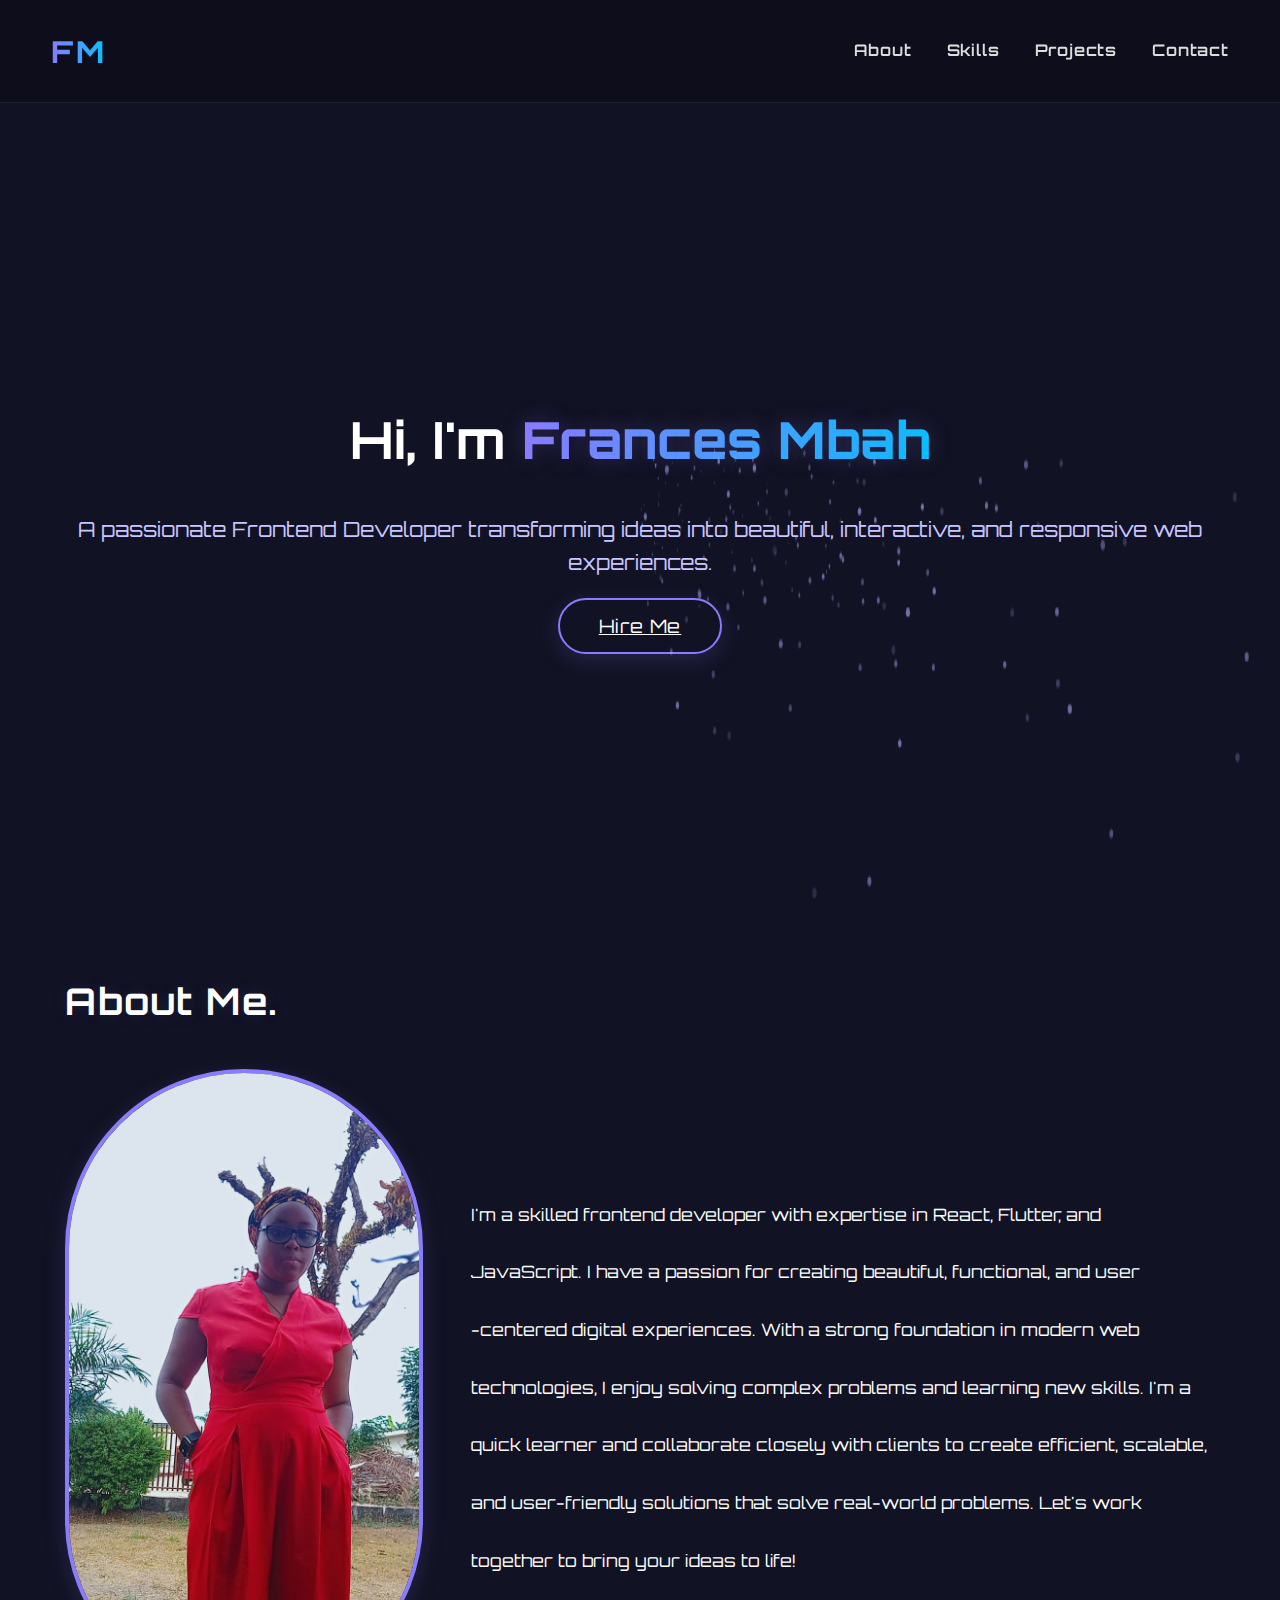
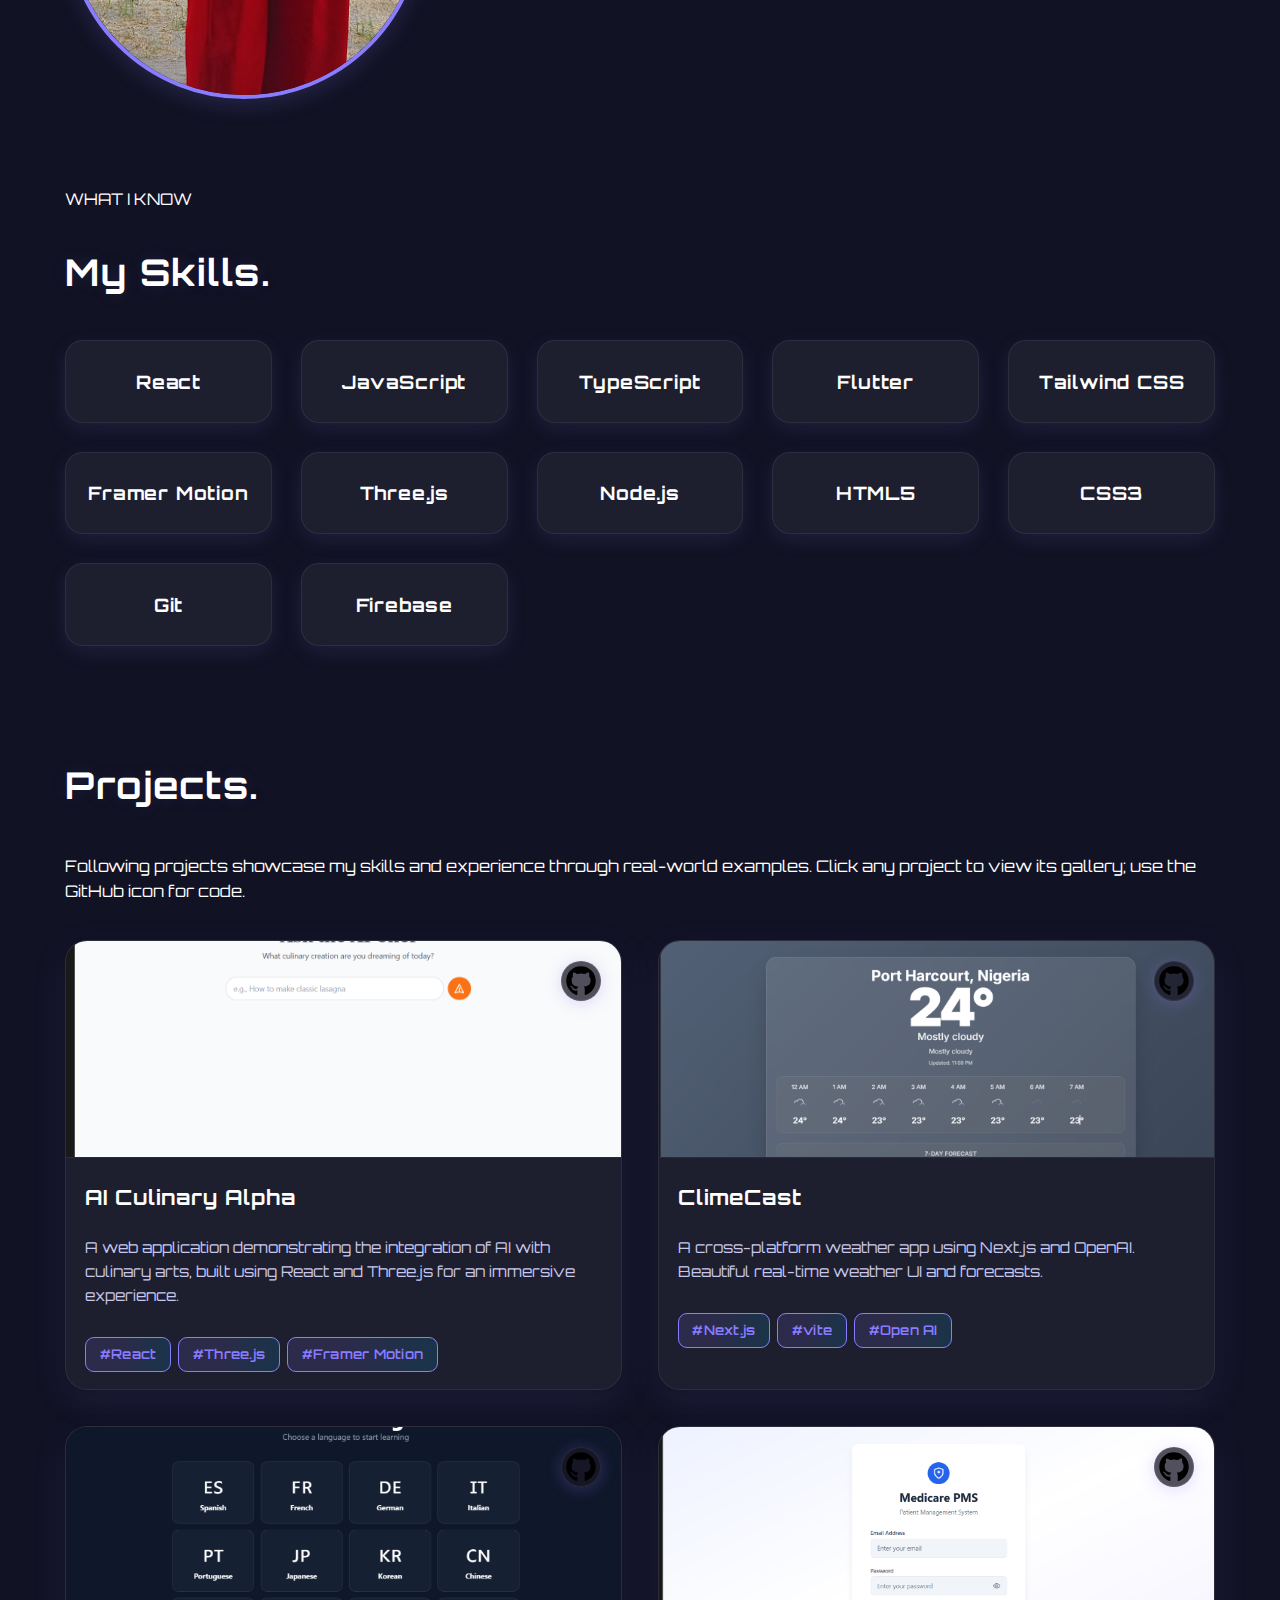
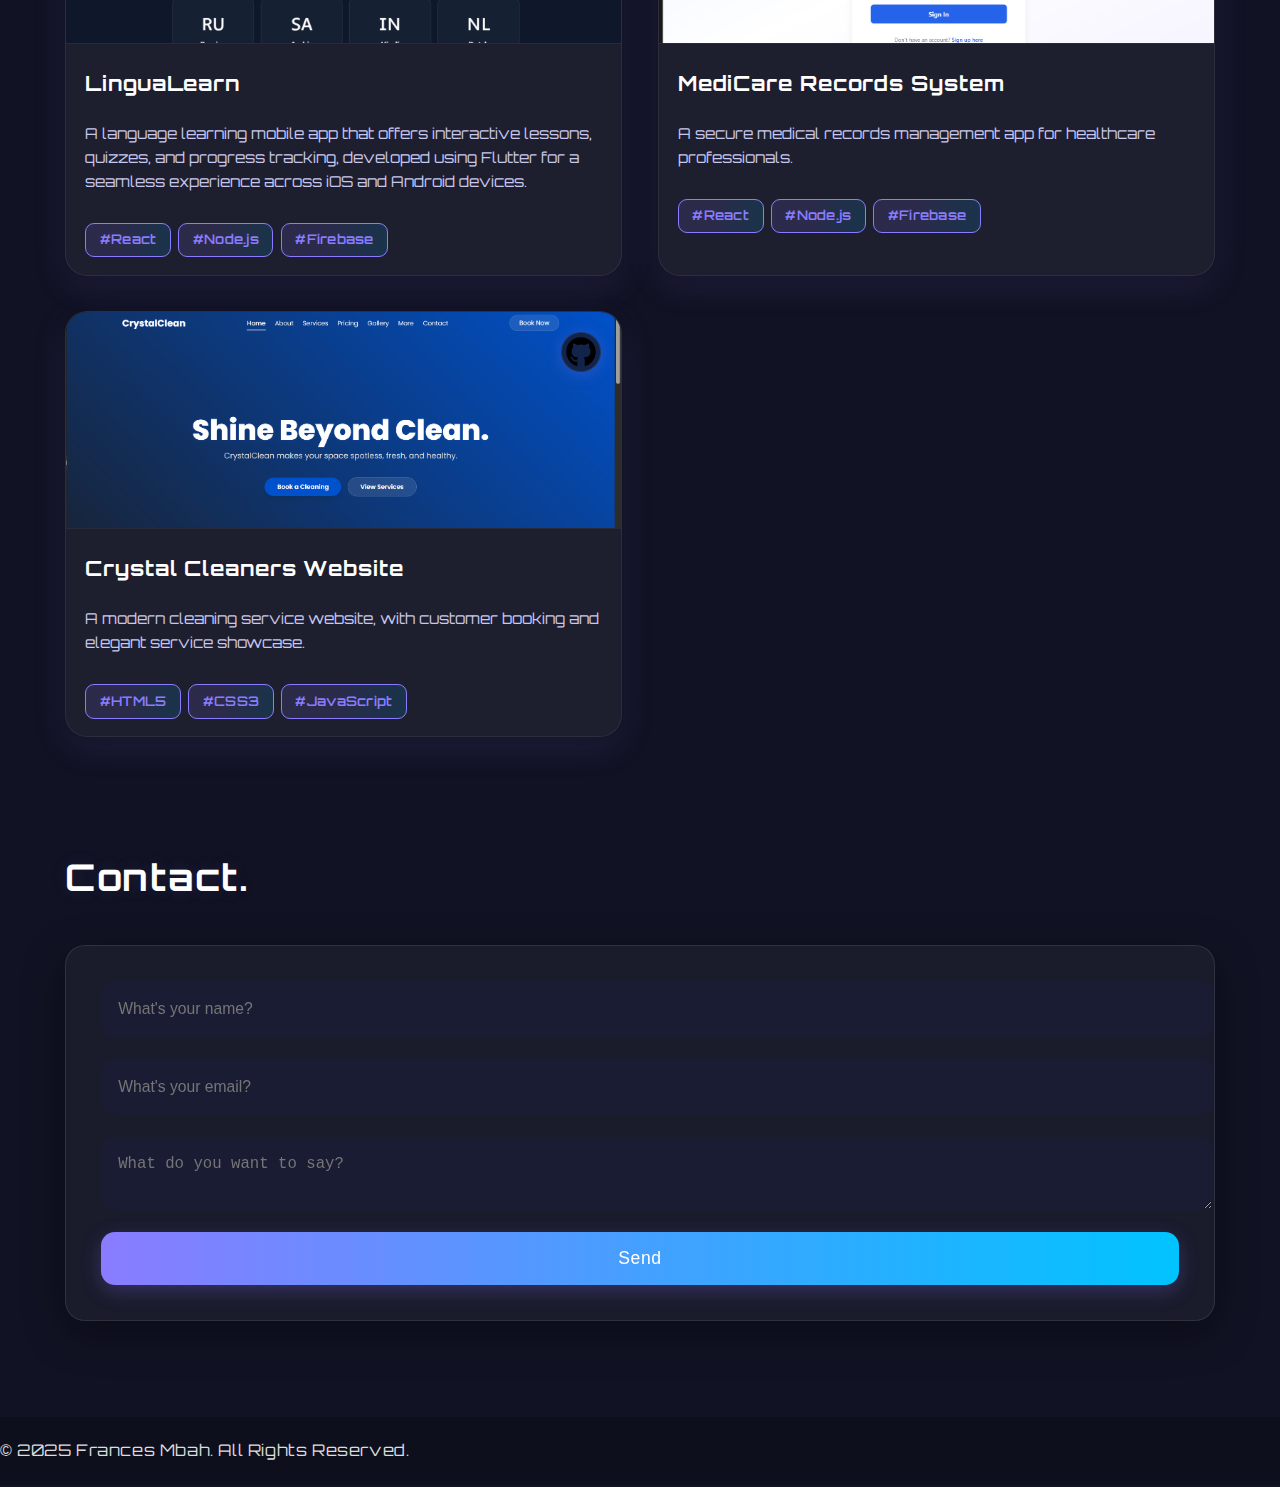
<file: index.html>
<!DOCTYPE html>
<html lang="en">
<head>
  <meta charset="UTF-8" />
  <meta name="viewport" content="width=device-width, initial-scale=1.0"/>
  <link rel="stylesheet" href="https://cdn.hugeicons.com/font/hgi-stroke-rounded.css" />
  <link
  rel="stylesheet"
  href="https://cdnjs.cloudflare.com/ajax/libs/font-awesome/6.5.0/css/all.min.css"
  integrity="sha512-bxKzjX4oBQCKtnOIk1lD1Yp9O+0T79GgxT0p3yP3yP6mVx3YjP0HRqfYkPXMGMbzqY7al5Kw6J3N+VGlK8Wn2A=="
  crossorigin="anonymous"
  referrerpolicy="no-referrer"
    />

  <title>Frances Mbah | Portfolio</title>
  <link rel="stylesheet" href="/css/style.css"/>
  <link rel="icon" type="image/jpg" href="./assets/images/about.jpg">
  <meta name="description" content="Frances Mbah's Portfolio - Frontend Developer specializing in React, Flutter, and JavaScript. Showcasing projects, skills, and contact information."/>
</head>
<body>
  <!-- Navbar -->
  <nav id="navbar">
    <div class="logo">FM</div>
    <ul>
      <li><a href="#about">About</a></li>
      <li><a href="#skills">Skills</a></li>
      <li><a href="#projects">Projects</a></li>
      <li><a href="#contact">Contact</a></li>
    </ul>
  </nav>

  <!-- Hero Section -->
  <section class="hero">
    <h1>Hi, I'm <span class="gradient-text">Frances Mbah</span></h1>
    <p class="subtitle">A passionate Frontend Developer transforming ideas into beautiful, interactive, and responsive web experiences.</p>
    <a href="#contact" class="hire-me-btn">Hire Me</a>
    <canvas id="bg-stars"></canvas>
  </section>

  <!-- About Section -->
  <section id="about" class="about">
    <h2 class="section-title">About Me.</h2>
    <div class="about-content">
      <div class="about-img">
        <img src="assets/images/about.jpg" alt="About Image"/>
      </div>
      <div class="about-bio">
        <p>
          I'm a skilled frontend developer with expertise in React, Flutter, and <br><br> JavaScript. I have a passion for creating beautiful, functional, and user <br><br>-centered digital experiences. With a strong foundation in modern web <br><br> technologies, I enjoy solving complex problems and learning new skills. I'm a <br><br>quick learner and collaborate closely with clients to create efficient, scalable, <br><br>and user-friendly solutions that solve real-world problems. Let's work <br><br>together to bring your ideas to life!
        </p>
      </div>
    </div>
  </section>

  <!-- Skills Section -->
  <section id="skills" class="skills">
    <div class="skills-header">
      <span class="skills-label">WHAT I KNOW</span>
      <h2 class="section-title">My Skills.</h2>
    </div>

    <div class="skills-grid">

        <div class="skill-card">React</div>
        <div class="skill-card">JavaScript</div>
        <div class="skill-card">TypeScript</div>
        <div class="skill-card">Flutter</div>
        <div class="skill-card">Tailwind CSS</div>
        <div class="skill-card">Framer Motion</div>
        <div class="skill-card">Three.js</div>
        <div class="skill-card">Node.js</div>
        <div class="skill-card">HTML5</div>
        <div class="skill-card">CSS3</div>
        <div class="skill-card">Git</div>
        <div class="skill-card">Firebase</div>

    </div>

  </section>

  <!-- Projects Section -->
  <section id="projects" class="projects">
    <h2 class="section-title">Projects.</h2>
    <p class="projects-desc">
      Following projects showcase my skills and experience through real-world examples. Click any project to view its gallery; use the GitHub icon for code.
    </p>
    <div class="projects-grid">
      <div class="project-card">
        <a href="./Gallery/AiCulinaryGallery.html" class="project-link" title="AI Culinary Alpha Gallery">
          <img src="./assets/images/ai1.png" alt="AI Culinary Alpha Screenshot" />
          <div class="project-info">
            <h3>AI Culinary Alpha</h3>
            <p>A web application demonstrating the integration of AI with culinary arts, built using React and Three.js for an immersive experience.</p>
            <div class="project-tags">
              <span>#React</span>
              <span>#Three.js</span>
              <span>#Framer Motion</span>
            </div>
          </div>
        </a>
        <a href="https://github.com/fraNCESKAY2006/AI-Receipe-Generator" class="github-icon" target="_blank" title="View on GitHub" rel="noopener">
          <svg xmlns="http://www.w3.org/2000/svg" viewBox="0 0 640 640"><!--!Font Awesome Free v7.1.0 by @fontawesome - https://fontawesome.com License - https://fontawesome.com/license/free Copyright 2025 Fonticons, Inc.--><path d="M237.9 461.4C237.9 463.4 235.6 465 232.7 465C229.4 465.3 227.1 463.7 227.1 461.4C227.1 459.4 229.4 457.8 232.3 457.8C235.3 457.5 237.9 459.1 237.9 461.4zM206.8 456.9C206.1 458.9 208.1 461.2 211.1 461.8C213.7 462.8 216.7 461.8 217.3 459.8C217.9 457.8 216 455.5 213 454.6C210.4 453.9 207.5 454.9 206.8 456.9zM251 455.2C248.1 455.9 246.1 457.8 246.4 460.1C246.7 462.1 249.3 463.4 252.3 462.7C255.2 462 257.2 460.1 256.9 458.1C256.6 456.2 253.9 454.9 251 455.2zM316.8 72C178.1 72 72 177.3 72 316C72 426.9 141.8 521.8 241.5 555.2C254.3 557.5 258.8 549.6 258.8 543.1C258.8 536.9 258.5 502.7 258.5 481.7C258.5 481.7 188.5 496.7 173.8 451.9C173.8 451.9 162.4 422.8 146 415.3C146 415.3 123.1 399.6 147.6 399.9C147.6 399.9 172.5 401.9 186.2 425.7C208.1 464.3 244.8 453.2 259.1 446.6C261.4 430.6 267.9 419.5 275.1 412.9C219.2 406.7 162.8 398.6 162.8 302.4C162.8 274.9 170.4 261.1 186.4 243.5C183.8 237 175.3 210.2 189 175.6C209.9 169.1 258 202.6 258 202.6C278 197 299.5 194.1 320.8 194.1C342.1 194.1 363.6 197 383.6 202.6C383.6 202.6 431.7 169 452.6 175.6C466.3 210.3 457.8 237 455.2 243.5C471.2 261.2 481 275 481 302.4C481 398.9 422.1 406.6 366.2 412.9C375.4 420.8 383.2 435.8 383.2 459.3C383.2 493 382.9 534.7 382.9 542.9C382.9 549.4 387.5 557.3 400.2 555C500.2 521.8 568 426.9 568 316C568 177.3 455.5 72 316.8 72zM169.2 416.9C167.9 417.9 168.2 420.2 169.9 422.1C171.5 423.7 173.8 424.4 175.1 423.1C176.4 422.1 176.1 419.8 174.4 417.9C172.8 416.3 170.5 415.6 169.2 416.9zM158.4 408.8C157.7 410.1 158.7 411.7 160.7 412.7C162.3 413.7 164.3 413.4 165 412C165.7 410.7 164.7 409.1 162.7 408.1C160.7 407.5 159.1 407.8 158.4 408.8zM190.8 444.4C189.2 445.7 189.8 448.7 192.1 450.6C194.4 452.9 197.3 453.2 198.6 451.6C199.9 450.3 199.3 447.3 197.3 445.4C195.1 443.1 192.1 442.8 190.8 444.4zM179.4 429.7C177.8 430.7 177.8 433.3 179.4 435.6C181 437.9 183.7 438.9 185 437.9C186.6 436.6 186.6 434 185 431.7C183.6 429.4 181 428.4 179.4 429.7z"/></svg>
        </a>
      </div>
      <div class="project-card">
        <a href="./Gallery/ClimeCastGallery.html" class="project-link" title="ClimeCast Gallery">
          <img src="./assets/images/climecast1.png" alt="ClimeCast Screenshot" />
          <div class="project-info">
            <h3>ClimeCast</h3>
            <p>A cross-platform weather app using Next.js and OpenAI. Beautiful real-time weather UI and forecasts.</p>
            <div class="project-tags">
              <span>#Next.js</span>
              <span>#vite</span>
              <span>#Open AI</span>
            </div>
          </div>
        </a>
        <a href="https://github.com/fraNCESKAY2006/WeatherForecastWeb.git" class="github-icon" target="_blank" title="View on GitHub" rel="noopener">
          <svg xmlns="http://www.w3.org/2000/svg" viewBox="0 0 640 640"><!--!Font Awesome Free v7.1.0 by @fontawesome - https://fontawesome.com License - https://fontawesome.com/license/free Copyright 2025 Fonticons, Inc.--><path d="M237.9 461.4C237.9 463.4 235.6 465 232.7 465C229.4 465.3 227.1 463.7 227.1 461.4C227.1 459.4 229.4 457.8 232.3 457.8C235.3 457.5 237.9 459.1 237.9 461.4zM206.8 456.9C206.1 458.9 208.1 461.2 211.1 461.8C213.7 462.8 216.7 461.8 217.3 459.8C217.9 457.8 216 455.5 213 454.6C210.4 453.9 207.5 454.9 206.8 456.9zM251 455.2C248.1 455.9 246.1 457.8 246.4 460.1C246.7 462.1 249.3 463.4 252.3 462.7C255.2 462 257.2 460.1 256.9 458.1C256.6 456.2 253.9 454.9 251 455.2zM316.8 72C178.1 72 72 177.3 72 316C72 426.9 141.8 521.8 241.5 555.2C254.3 557.5 258.8 549.6 258.8 543.1C258.8 536.9 258.5 502.7 258.5 481.7C258.5 481.7 188.5 496.7 173.8 451.9C173.8 451.9 162.4 422.8 146 415.3C146 415.3 123.1 399.6 147.6 399.9C147.6 399.9 172.5 401.9 186.2 425.7C208.1 464.3 244.8 453.2 259.1 446.6C261.4 430.6 267.9 419.5 275.1 412.9C219.2 406.7 162.8 398.6 162.8 302.4C162.8 274.9 170.4 261.1 186.4 243.5C183.8 237 175.3 210.2 189 175.6C209.9 169.1 258 202.6 258 202.6C278 197 299.5 194.1 320.8 194.1C342.1 194.1 363.6 197 383.6 202.6C383.6 202.6 431.7 169 452.6 175.6C466.3 210.3 457.8 237 455.2 243.5C471.2 261.2 481 275 481 302.4C481 398.9 422.1 406.6 366.2 412.9C375.4 420.8 383.2 435.8 383.2 459.3C383.2 493 382.9 534.7 382.9 542.9C382.9 549.4 387.5 557.3 400.2 555C500.2 521.8 568 426.9 568 316C568 177.3 455.5 72 316.8 72zM169.2 416.9C167.9 417.9 168.2 420.2 169.9 422.1C171.5 423.7 173.8 424.4 175.1 423.1C176.4 422.1 176.1 419.8 174.4 417.9C172.8 416.3 170.5 415.6 169.2 416.9zM158.4 408.8C157.7 410.1 158.7 411.7 160.7 412.7C162.3 413.7 164.3 413.4 165 412C165.7 410.7 164.7 409.1 162.7 408.1C160.7 407.5 159.1 407.8 158.4 408.8zM190.8 444.4C189.2 445.7 189.8 448.7 192.1 450.6C194.4 452.9 197.3 453.2 198.6 451.6C199.9 450.3 199.3 447.3 197.3 445.4C195.1 443.1 192.1 442.8 190.8 444.4zM179.4 429.7C177.8 430.7 177.8 433.3 179.4 435.6C181 437.9 183.7 438.9 185 437.9C186.6 436.6 186.6 434 185 431.7C183.6 429.4 181 428.4 179.4 429.7z"/></svg>
        </a>
      </div>

      <div class="project-card">
        <a href="./Gallery/linguaGallery.html" class="project-link" title="MediCore Records System Gallery">
          <img src="./assets/images/lingua1.png" alt="MediCore Records System Screenshot" />
          <div class="project-info">
            <h3>LinguaLearn</h3>
            <p>A language learning mobile app that offers interactive lessons, quizzes, and progress tracking, developed using Flutter for a seamless experience across iOS and Android devices.</p>
            <div class="project-tags">
              <span>#React</span>
              <span>#Node.js</span>
              <span>#Firebase</span>
            </div>
          </div>
        </a>
        <a href="https://github.com/fraNCESKAY2006/Lingua.git" class="github-icon" target="_blank" title="View on GitHub" rel="noopener">
          <svg xmlns="http://www.w3.org/2000/svg" viewBox="0 0 640 640"><!--!Font Awesome Free v7.1.0 by @fontawesome - https://fontawesome.com License - https://fontawesome.com/license/free Copyright 2025 Fonticons, Inc.--><path d="M237.9 461.4C237.9 463.4 235.6 465 232.7 465C229.4 465.3 227.1 463.7 227.1 461.4C227.1 459.4 229.4 457.8 232.3 457.8C235.3 457.5 237.9 459.1 237.9 461.4zM206.8 456.9C206.1 458.9 208.1 461.2 211.1 461.8C213.7 462.8 216.7 461.8 217.3 459.8C217.9 457.8 216 455.5 213 454.6C210.4 453.9 207.5 454.9 206.8 456.9zM251 455.2C248.1 455.9 246.1 457.8 246.4 460.1C246.7 462.1 249.3 463.4 252.3 462.7C255.2 462 257.2 460.1 256.9 458.1C256.6 456.2 253.9 454.9 251 455.2zM316.8 72C178.1 72 72 177.3 72 316C72 426.9 141.8 521.8 241.5 555.2C254.3 557.5 258.8 549.6 258.8 543.1C258.8 536.9 258.5 502.7 258.5 481.7C258.5 481.7 188.5 496.7 173.8 451.9C173.8 451.9 162.4 422.8 146 415.3C146 415.3 123.1 399.6 147.6 399.9C147.6 399.9 172.5 401.9 186.2 425.7C208.1 464.3 244.8 453.2 259.1 446.6C261.4 430.6 267.9 419.5 275.1 412.9C219.2 406.7 162.8 398.6 162.8 302.4C162.8 274.9 170.4 261.1 186.4 243.5C183.8 237 175.3 210.2 189 175.6C209.9 169.1 258 202.6 258 202.6C278 197 299.5 194.1 320.8 194.1C342.1 194.1 363.6 197 383.6 202.6C383.6 202.6 431.7 169 452.6 175.6C466.3 210.3 457.8 237 455.2 243.5C471.2 261.2 481 275 481 302.4C481 398.9 422.1 406.6 366.2 412.9C375.4 420.8 383.2 435.8 383.2 459.3C383.2 493 382.9 534.7 382.9 542.9C382.9 549.4 387.5 557.3 400.2 555C500.2 521.8 568 426.9 568 316C568 177.3 455.5 72 316.8 72zM169.2 416.9C167.9 417.9 168.2 420.2 169.9 422.1C171.5 423.7 173.8 424.4 175.1 423.1C176.4 422.1 176.1 419.8 174.4 417.9C172.8 416.3 170.5 415.6 169.2 416.9zM158.4 408.8C157.7 410.1 158.7 411.7 160.7 412.7C162.3 413.7 164.3 413.4 165 412C165.7 410.7 164.7 409.1 162.7 408.1C160.7 407.5 159.1 407.8 158.4 408.8zM190.8 444.4C189.2 445.7 189.8 448.7 192.1 450.6C194.4 452.9 197.3 453.2 198.6 451.6C199.9 450.3 199.3 447.3 197.3 445.4C195.1 443.1 192.1 442.8 190.8 444.4zM179.4 429.7C177.8 430.7 177.8 433.3 179.4 435.6C181 437.9 183.7 438.9 185 437.9C186.6 436.6 186.6 434 185 431.7C183.6 429.4 181 428.4 179.4 429.7z"/></svg>
        </a>
      </div>

      <div class="project-card">
        <a href="./Gallery/MedicareRecsGallery.html" class="project-link" title="MediCore Records System Gallery">
          <img src="./assets/images/medicare1.png" alt="MediCore Records System Screenshot" />
          <div class="project-info">
            <h3>MediCare Records System</h3>
            <p>A secure medical records management app for healthcare professionals.</p>
            <div class="project-tags">
              <span>#React</span>
              <span>#Node.js</span>
              <span>#Firebase</span>
            </div>
          </div>
        </a>
        <a href="https://github.com/fraNCESKAY2006/Patient-Management-System.git" class="github-icon" target="_blank" title="View on GitHub" rel="noopener">
          <svg xmlns="http://www.w3.org/2000/svg" viewBox="0 0 640 640"><!--!Font Awesome Free v7.1.0 by @fontawesome - https://fontawesome.com License - https://fontawesome.com/license/free Copyright 2025 Fonticons, Inc.--><path d="M237.9 461.4C237.9 463.4 235.6 465 232.7 465C229.4 465.3 227.1 463.7 227.1 461.4C227.1 459.4 229.4 457.8 232.3 457.8C235.3 457.5 237.9 459.1 237.9 461.4zM206.8 456.9C206.1 458.9 208.1 461.2 211.1 461.8C213.7 462.8 216.7 461.8 217.3 459.8C217.9 457.8 216 455.5 213 454.6C210.4 453.9 207.5 454.9 206.8 456.9zM251 455.2C248.1 455.9 246.1 457.8 246.4 460.1C246.7 462.1 249.3 463.4 252.3 462.7C255.2 462 257.2 460.1 256.9 458.1C256.6 456.2 253.9 454.9 251 455.2zM316.8 72C178.1 72 72 177.3 72 316C72 426.9 141.8 521.8 241.5 555.2C254.3 557.5 258.8 549.6 258.8 543.1C258.8 536.9 258.5 502.7 258.5 481.7C258.5 481.7 188.5 496.7 173.8 451.9C173.8 451.9 162.4 422.8 146 415.3C146 415.3 123.1 399.6 147.6 399.9C147.6 399.9 172.5 401.9 186.2 425.7C208.1 464.3 244.8 453.2 259.1 446.6C261.4 430.6 267.9 419.5 275.1 412.9C219.2 406.7 162.8 398.6 162.8 302.4C162.8 274.9 170.4 261.1 186.4 243.5C183.8 237 175.3 210.2 189 175.6C209.9 169.1 258 202.6 258 202.6C278 197 299.5 194.1 320.8 194.1C342.1 194.1 363.6 197 383.6 202.6C383.6 202.6 431.7 169 452.6 175.6C466.3 210.3 457.8 237 455.2 243.5C471.2 261.2 481 275 481 302.4C481 398.9 422.1 406.6 366.2 412.9C375.4 420.8 383.2 435.8 383.2 459.3C383.2 493 382.9 534.7 382.9 542.9C382.9 549.4 387.5 557.3 400.2 555C500.2 521.8 568 426.9 568 316C568 177.3 455.5 72 316.8 72zM169.2 416.9C167.9 417.9 168.2 420.2 169.9 422.1C171.5 423.7 173.8 424.4 175.1 423.1C176.4 422.1 176.1 419.8 174.4 417.9C172.8 416.3 170.5 415.6 169.2 416.9zM158.4 408.8C157.7 410.1 158.7 411.7 160.7 412.7C162.3 413.7 164.3 413.4 165 412C165.7 410.7 164.7 409.1 162.7 408.1C160.7 407.5 159.1 407.8 158.4 408.8zM190.8 444.4C189.2 445.7 189.8 448.7 192.1 450.6C194.4 452.9 197.3 453.2 198.6 451.6C199.9 450.3 199.3 447.3 197.3 445.4C195.1 443.1 192.1 442.8 190.8 444.4zM179.4 429.7C177.8 430.7 177.8 433.3 179.4 435.6C181 437.9 183.7 438.9 185 437.9C186.6 436.6 186.6 434 185 431.7C183.6 429.4 181 428.4 179.4 429.7z"/></svg>
        </a>
      </div>

      <div class="project-card">
        <a href="./Gallery/CrystalCleanGallery.html" class="project-link" title="Crystal Cleaners Website Gallery">
          <img src="./assets/images/crystalclean1.png" alt="Crystal Cleaners Website Screenshot" />
          <div class="project-info">
            <h3>Crystal Cleaners Website</h3>
            <p>A modern cleaning service website, with customer booking and elegant service showcase.</p>
            <div class="project-tags">
              <span>#HTML5</span>
              <span>#CSS3</span>
              <span>#JavaScript</span>
            </div>
          </div>
        </a>
        <a href="https://github.com/fraNCESKAY2006/Cleaning-Website.git" class="github-icon" target="_blank" title="View on GitHub" rel="noopener">
          <svg xmlns="http://www.w3.org/2000/svg" viewBox="0 0 640 640"><!--!Font Awesome Free v7.1.0 by @fontawesome - https://fontawesome.com License - https://fontawesome.com/license/free Copyright 2025 Fonticons, Inc.--><path d="M237.9 461.4C237.9 463.4 235.6 465 232.7 465C229.4 465.3 227.1 463.7 227.1 461.4C227.1 459.4 229.4 457.8 232.3 457.8C235.3 457.5 237.9 459.1 237.9 461.4zM206.8 456.9C206.1 458.9 208.1 461.2 211.1 461.8C213.7 462.8 216.7 461.8 217.3 459.8C217.9 457.8 216 455.5 213 454.6C210.4 453.9 207.5 454.9 206.8 456.9zM251 455.2C248.1 455.9 246.1 457.8 246.4 460.1C246.7 462.1 249.3 463.4 252.3 462.7C255.2 462 257.2 460.1 256.9 458.1C256.6 456.2 253.9 454.9 251 455.2zM316.8 72C178.1 72 72 177.3 72 316C72 426.9 141.8 521.8 241.5 555.2C254.3 557.5 258.8 549.6 258.8 543.1C258.8 536.9 258.5 502.7 258.5 481.7C258.5 481.7 188.5 496.7 173.8 451.9C173.8 451.9 162.4 422.8 146 415.3C146 415.3 123.1 399.6 147.6 399.9C147.6 399.9 172.5 401.9 186.2 425.7C208.1 464.3 244.8 453.2 259.1 446.6C261.4 430.6 267.9 419.5 275.1 412.9C219.2 406.7 162.8 398.6 162.8 302.4C162.8 274.9 170.4 261.1 186.4 243.5C183.8 237 175.3 210.2 189 175.6C209.9 169.1 258 202.6 258 202.6C278 197 299.5 194.1 320.8 194.1C342.1 194.1 363.6 197 383.6 202.6C383.6 202.6 431.7 169 452.6 175.6C466.3 210.3 457.8 237 455.2 243.5C471.2 261.2 481 275 481 302.4C481 398.9 422.1 406.6 366.2 412.9C375.4 420.8 383.2 435.8 383.2 459.3C383.2 493 382.9 534.7 382.9 542.9C382.9 549.4 387.5 557.3 400.2 555C500.2 521.8 568 426.9 568 316C568 177.3 455.5 72 316.8 72zM169.2 416.9C167.9 417.9 168.2 420.2 169.9 422.1C171.5 423.7 173.8 424.4 175.1 423.1C176.4 422.1 176.1 419.8 174.4 417.9C172.8 416.3 170.5 415.6 169.2 416.9zM158.4 408.8C157.7 410.1 158.7 411.7 160.7 412.7C162.3 413.7 164.3 413.4 165 412C165.7 410.7 164.7 409.1 162.7 408.1C160.7 407.5 159.1 407.8 158.4 408.8zM190.8 444.4C189.2 445.7 189.8 448.7 192.1 450.6C194.4 452.9 197.3 453.2 198.6 451.6C199.9 450.3 199.3 447.3 197.3 445.4C195.1 443.1 192.1 442.8 190.8 444.4zM179.4 429.7C177.8 430.7 177.8 433.3 179.4 435.6C181 437.9 183.7 438.9 185 437.9C186.6 436.6 186.6 434 185 431.7C183.6 429.4 181 428.4 179.4 429.7z"/></svg>
        </a>
      </div>
    </div>
  </section>

  <!-- Contact Section -->
  <section id="contact" class="contact">
    <h2 class="section-title">Contact.</h2>

  <!-- Replace the "your_form_id" below with your actual Formspree form ID -->
  <form 
    id="contact-form" 
    action="https://formspree.io/f/mldoqvjg" 
    method="POST"
  >
    <input 
      type="text" 
      name="name" 
      placeholder="What's your name?" 
      required 
    />
    <input 
      type="email" 
      name="email" 
      placeholder="What's your email?" 
      required 
    />
    <textarea 
      name="message" 
      placeholder="What do you want to say?" 
      required
    ></textarea>
    <button type="submit">Send</button>
  </form>
  </section>


  <!-- Footer -->
  <footer>
    <div class="footer-content">
      <span>&copy; 2025 Frances Mbah. All Rights Reserved.</span>
    </div>
  </footer>

  <script src="./js/main.js"></script>
</body>
</html>
</file>
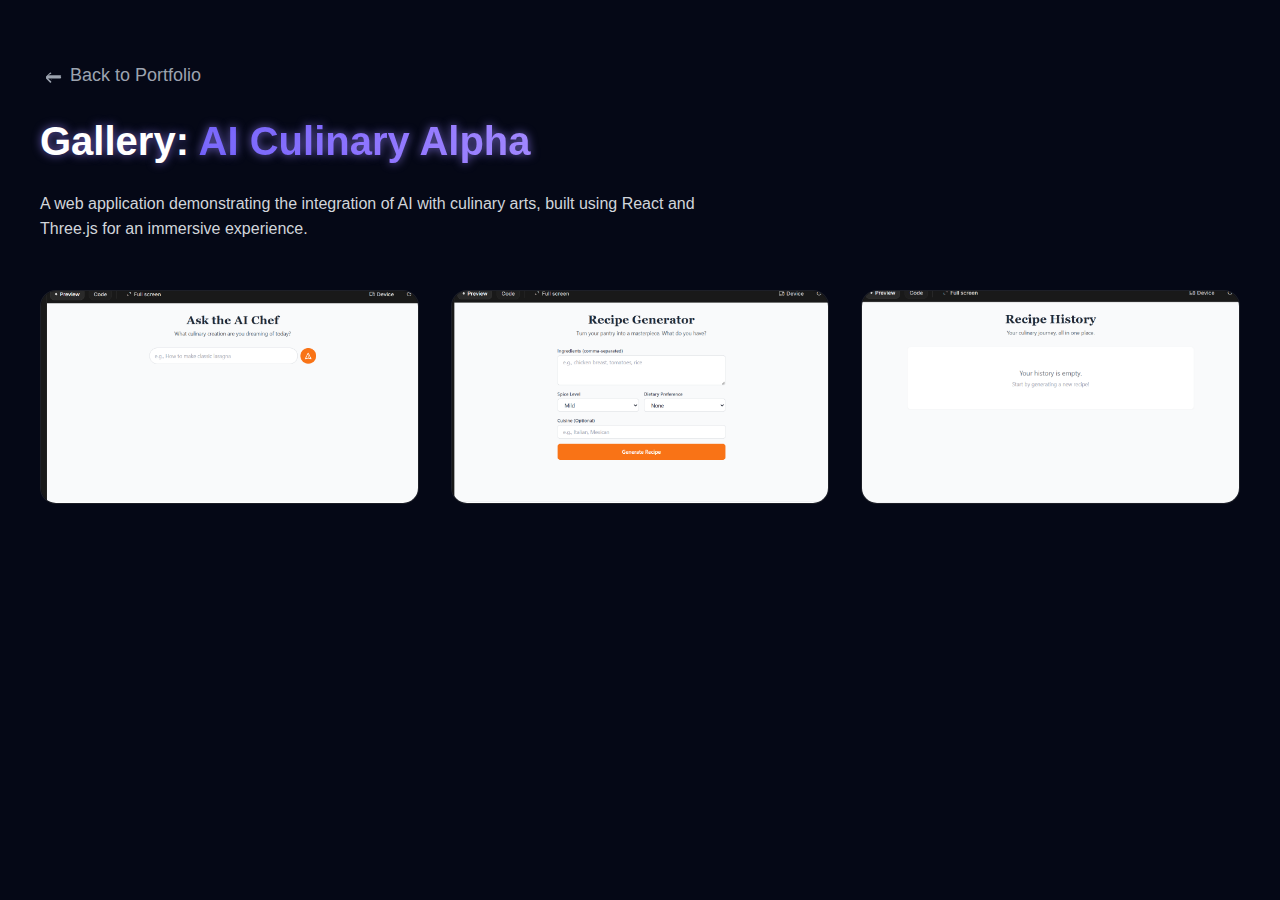
<file: Gallery/AiCulinaryGallery.html>
<!DOCTYPE html>
<html lang="en">
<head>
  <meta charset="UTF-8">
  <meta name="viewport" content="width=device-width, initial-scale=1.0">
  <title>Gallery: LinguaLearn</title>
  <style>
    /* Base colors and layout */
    body {
      margin: 0;
      font-family: 'Poppins', sans-serif;
      background-color: #050816;
      color: #d1d5db;
      min-height: 100vh;
    }

    .container {
      max-width: 1200px;
      margin: 0 auto;
      padding: 4rem 1.5rem;
    }

    /* Back button */
    .back-button {
      display: flex;
      align-items: center;
      gap: 0.5rem;
      font-size: 1.125rem;
      color: #9ca3af;
      background: none;
      border: none;
      cursor: pointer;
      transition: color 0.3s ease;
      margin-bottom: 2rem;
    }

    .back-button:hover {
      color: #ffffff;
    }

    .back-button svg {
      width: 1rem;
      height: 1rem;
    }

    /* Title */
    h1 {
      font-size: 2.5rem;
      font-weight: 700;
      color: #ffffff;
    }

    .royal-gradient {
      background: linear-gradient(to right, #6a5af9, #8a6eff, #a88bff);
      -webkit-background-clip: text;
      -webkit-text-fill-color: transparent;
    }

    /* Description */
    p {
      margin-top: 1rem;
      max-width: 700px;
      color: #d1d5db;
      line-height: 1.6;
    }

    /* Gallery grid */
    .gallery {
      margin-top: 3rem;
      display: grid;
      grid-template-columns: repeat(auto-fit, minmax(300px, 1fr));
      gap: 2rem;
    }

    .gallery-item {
      background: rgba(0, 0, 0, 0.3);
      border: 1px solid rgba(255, 255, 255, 0.1);
      border-radius: 1rem;
      overflow: hidden;
      aspect-ratio: 16 / 9;
      transition: transform 0.3s ease;
    }

    .gallery-item:hover img {
      transform: scale(1.05);
    }

    .gallery-item img {
      width: 100%;
      height: 100%;
      object-fit: cover;
      transition: transform 0.3s ease;
      display: block;
    }

    /* Glow text effect */
    .glowing-text {
      text-shadow: 0 0 10px rgba(150, 130, 255, 0.7);
    }

    /* Responsive */
    @media (max-width: 768px) {
      h1 {
        font-size: 2rem;
      }
    }
  </style>
</head>
<body>
  <div class="container">
    <button class="back-button" onclick="history.back()">
      <!-- Arrow icon -->
      <svg xmlns="http://www.w3.org/2000/svg" fill="currentColor" viewBox="0 0 20 20">
        <path fill-rule="evenodd" d="M7.707 14.707a1 1 0 01-1.414 0L2.586 11H18a1 1 0 110 2H2.586l3.707 3.707a1 1 0 01-1.414 1.414l-5.414-5.414a1 1 0 010-1.414l5.414-5.414a1 1 0 011.414 1.414L2.586 9H18a1 1 0 110 2H2.586l3.707 3.707z" clip-rule="evenodd" />
      </svg>
      Back to Portfolio
    </button>

    <h1 class="glowing-text">
      Gallery: <span class="royal-gradient">AI Culinary Alpha</span>
    </h1>

    <p>A web application demonstrating the integration of AI with culinary arts, built using React and Three.js for an immersive experience.</p>

    <div class="gallery">
      <div class="gallery-item">
        <img src="/assets/images/ai1.png" alt="LinguaLearn screenshot 1">
      </div>
      <div class="gallery-item">
        <img src="/assets/images/ai2.png" alt="LinguaLearn screenshot 2">
      </div>

      <div class="gallery-item">
        <img src="/assets/images/ai3.png" alt="LinguaLearn screenshot 2">
      </div>
    </div>
  </div>
</body>
</html>
</file>
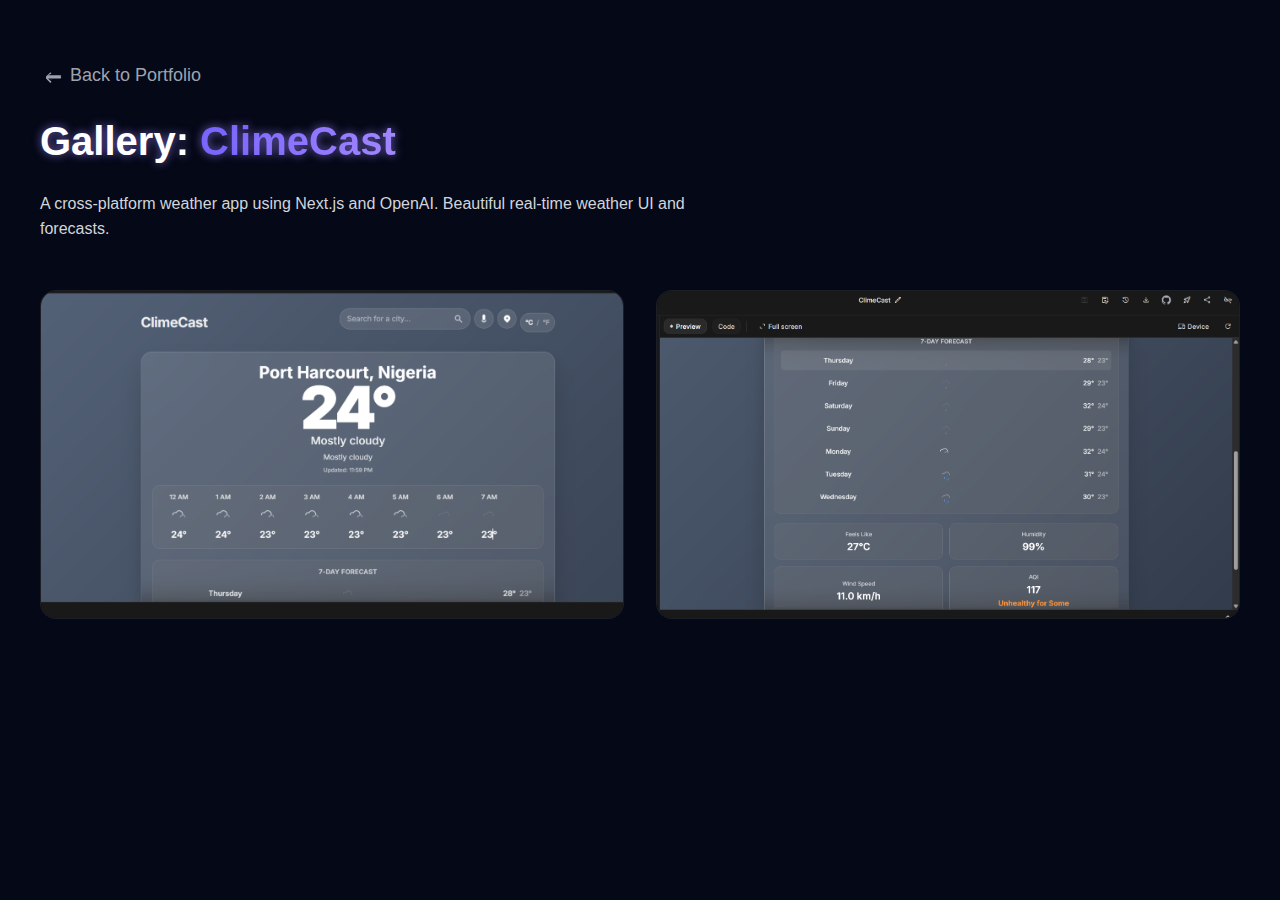
<file: Gallery/ClimeCastGallery.html>
<!DOCTYPE html>
<html lang="en">
<head>
  <meta charset="UTF-8">
  <meta name="viewport" content="width=device-width, initial-scale=1.0">
  <title>Gallery: LinguaLearn</title>
  <style>
    /* Base colors and layout */
    body {
      margin: 0;
      font-family: 'Poppins', sans-serif;
      background-color: #050816;
      color: #d1d5db;
      min-height: 100vh;
    }

    .container {
      max-width: 1200px;
      margin: 0 auto;
      padding: 4rem 1.5rem;
    }

    /* Back button */
    .back-button {
      display: flex;
      align-items: center;
      gap: 0.5rem;
      font-size: 1.125rem;
      color: #9ca3af;
      background: none;
      border: none;
      cursor: pointer;
      transition: color 0.3s ease;
      margin-bottom: 2rem;
    }

    .back-button:hover {
      color: #ffffff;
    }

    .back-button svg {
      width: 1rem;
      height: 1rem;
    }

    /* Title */
    h1 {
      font-size: 2.5rem;
      font-weight: 700;
      color: #ffffff;
    }

    .royal-gradient {
      background: linear-gradient(to right, #6a5af9, #8a6eff, #a88bff);
      -webkit-background-clip: text;
      -webkit-text-fill-color: transparent;
    }

    /* Description */
    p {
      margin-top: 1rem;
      max-width: 700px;
      color: #d1d5db;
      line-height: 1.6;
    }

    /* Gallery grid */
    .gallery {
      margin-top: 3rem;
      display: grid;
      grid-template-columns: repeat(auto-fit, minmax(300px, 1fr));
      gap: 2rem;
    }

    .gallery-item {
      background: rgba(0, 0, 0, 0.3);
      border: 1px solid rgba(255, 255, 255, 0.1);
      border-radius: 1rem;
      overflow: hidden;
      aspect-ratio: 16 / 9;
      transition: transform 0.3s ease;
    }

    .gallery-item:hover img {
      transform: scale(1.05);
    }

    .gallery-item img {
      width: 100%;
      height: 100%;
      object-fit: cover;
      transition: transform 0.3s ease;
      display: block;
    }

    /* Glow text effect */
    .glowing-text {
      text-shadow: 0 0 10px rgba(150, 130, 255, 0.7);
    }

    /* Responsive */
    @media (max-width: 768px) {
      h1 {
        font-size: 2rem;
      }
    }
  </style>
</head>
<body>
  <div class="container">
    <button class="back-button" onclick="history.back()">
      <!-- Arrow icon -->
      <svg xmlns="http://www.w3.org/2000/svg" fill="currentColor" viewBox="0 0 20 20">
        <path fill-rule="evenodd" d="M7.707 14.707a1 1 0 01-1.414 0L2.586 11H18a1 1 0 110 2H2.586l3.707 3.707a1 1 0 01-1.414 1.414l-5.414-5.414a1 1 0 010-1.414l5.414-5.414a1 1 0 011.414 1.414L2.586 9H18a1 1 0 110 2H2.586l3.707 3.707z" clip-rule="evenodd" />
      </svg>
      Back to Portfolio
    </button>

    <h1 class="glowing-text">
      Gallery: <span class="royal-gradient">ClimeCast</span>
    </h1>

    <p>A cross-platform weather app using Next.js and OpenAI. Beautiful real-time weather UI and forecasts.</p>

    <div class="gallery">
      <div class="gallery-item">
        <img src="/assets/images/climecast1.png" alt="LinguaLearn screenshot 1">
      </div>
      <div class="gallery-item">
        <img src="/assets/images/climecast2.png" alt="LinguaLearn screenshot 2">
      </div>
    </div>
  </div>
</body>
</html>
</file>
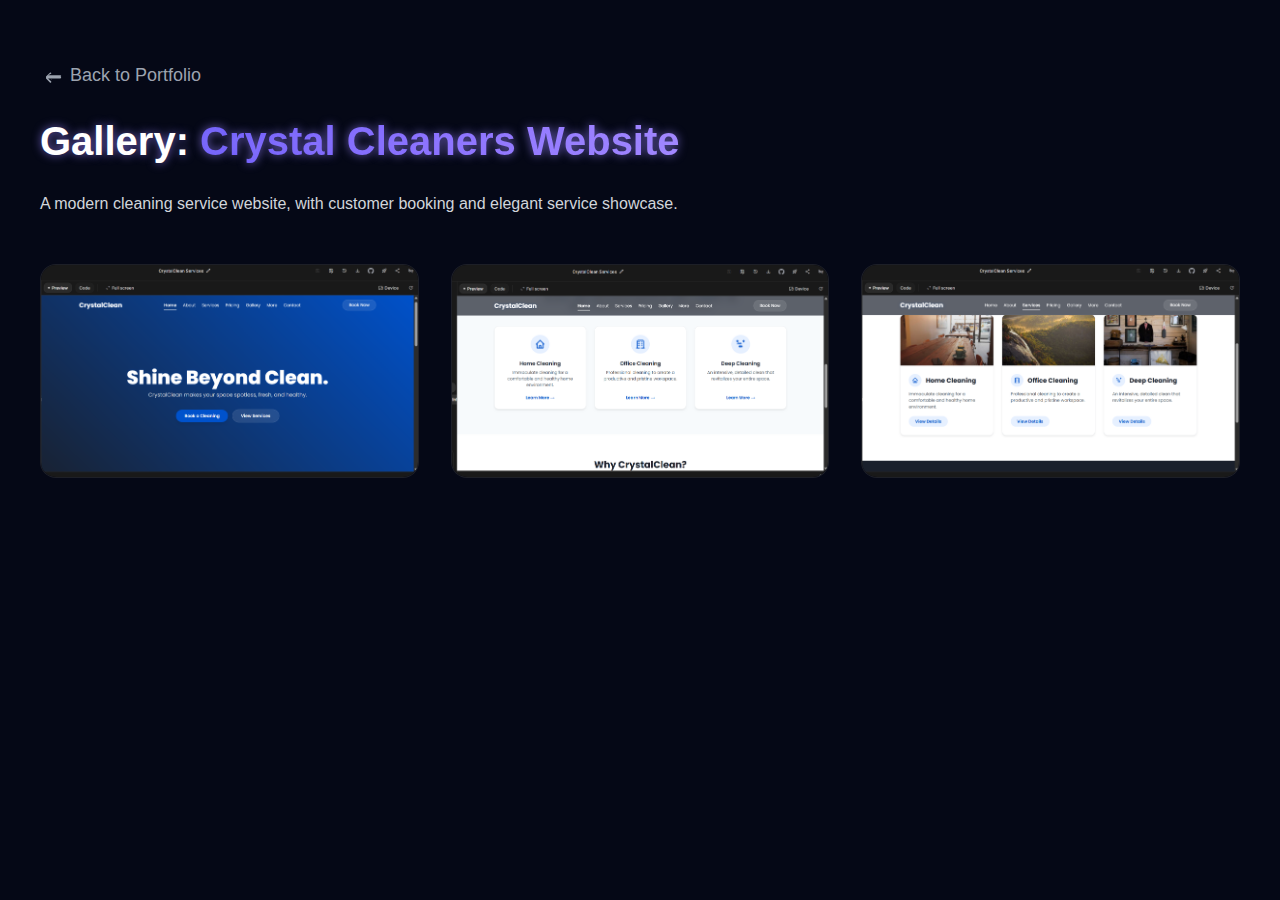
<file: Gallery/CrystalCleanGallery.html>
<!DOCTYPE html>
<html lang="en">
<head>
  <meta charset="UTF-8">
  <meta name="viewport" content="width=device-width, initial-scale=1.0">
  <title>Gallery: LinguaLearn</title>
  <style>
    /* Base colors and layout */
    body {
      margin: 0;
      font-family: 'Poppins', sans-serif;
      background-color: #050816;
      color: #d1d5db;
      min-height: 100vh;
    }

    .container {
      max-width: 1200px;
      margin: 0 auto;
      padding: 4rem 1.5rem;
    }

    /* Back button */
    .back-button {
      display: flex;
      align-items: center;
      gap: 0.5rem;
      font-size: 1.125rem;
      color: #9ca3af;
      background: none;
      border: none;
      cursor: pointer;
      transition: color 0.3s ease;
      margin-bottom: 2rem;
    }

    .back-button:hover {
      color: #ffffff;
    }

    .back-button svg {
      width: 1rem;
      height: 1rem;
    }

    /* Title */
    h1 {
      font-size: 2.5rem;
      font-weight: 700;
      color: #ffffff;
    }

    .royal-gradient {
      background: linear-gradient(to right, #6a5af9, #8a6eff, #a88bff);
      -webkit-background-clip: text;
      -webkit-text-fill-color: transparent;
    }

    /* Description */
    p {
      margin-top: 1rem;
      max-width: 700px;
      color: #d1d5db;
      line-height: 1.6;
    }

    /* Gallery grid */
    .gallery {
      margin-top: 3rem;
      display: grid;
      grid-template-columns: repeat(auto-fit, minmax(300px, 1fr));
      gap: 2rem;
    }

    .gallery-item {
      background: rgba(0, 0, 0, 0.3);
      border: 1px solid rgba(255, 255, 255, 0.1);
      border-radius: 1rem;
      overflow: hidden;
      aspect-ratio: 16 / 9;
      transition: transform 0.3s ease;
    }

    .gallery-item:hover img {
      transform: scale(1.05);
    }

    .gallery-item img {
      width: 100%;
      height: 100%;
      object-fit: cover;
      transition: transform 0.3s ease;
      display: block;
    }

    /* Glow text effect */
    .glowing-text {
      text-shadow: 0 0 10px rgba(150, 130, 255, 0.7);
    }

    /* Responsive */
    @media (max-width: 768px) {
      h1 {
        font-size: 2rem;
      }
    }
  </style>
</head>
<body>
  <div class="container">
    <button class="back-button" onclick="history.back()">
      <!-- Arrow icon -->
      <svg xmlns="http://www.w3.org/2000/svg" fill="currentColor" viewBox="0 0 20 20">
        <path fill-rule="evenodd" d="M7.707 14.707a1 1 0 01-1.414 0L2.586 11H18a1 1 0 110 2H2.586l3.707 3.707a1 1 0 01-1.414 1.414l-5.414-5.414a1 1 0 010-1.414l5.414-5.414a1 1 0 011.414 1.414L2.586 9H18a1 1 0 110 2H2.586l3.707 3.707z" clip-rule="evenodd" />
      </svg>
      Back to Portfolio
    </button>

    <h1 class="glowing-text">
      Gallery: <span class="royal-gradient">Crystal Cleaners Website</span>
    </h1>

    <p>A modern cleaning service website, with customer booking and elegant service showcase.</p>

    <div class="gallery">
      <div class="gallery-item">
        <img src="/assets/images/crystalclean1.png" alt="LinguaLearn screenshot 1">
      </div>
      <div class="gallery-item">
        <img src="/assets/images/crystalclean2.png" alt="LinguaLearn screenshot 2">
      </div>

      <div class="gallery-item">
        <img src="/assets/images/crystalclean3.png" alt="LinguaLearn screenshot 2">
      </div>
    </div>
  </div>
</body>
</html>
</file>
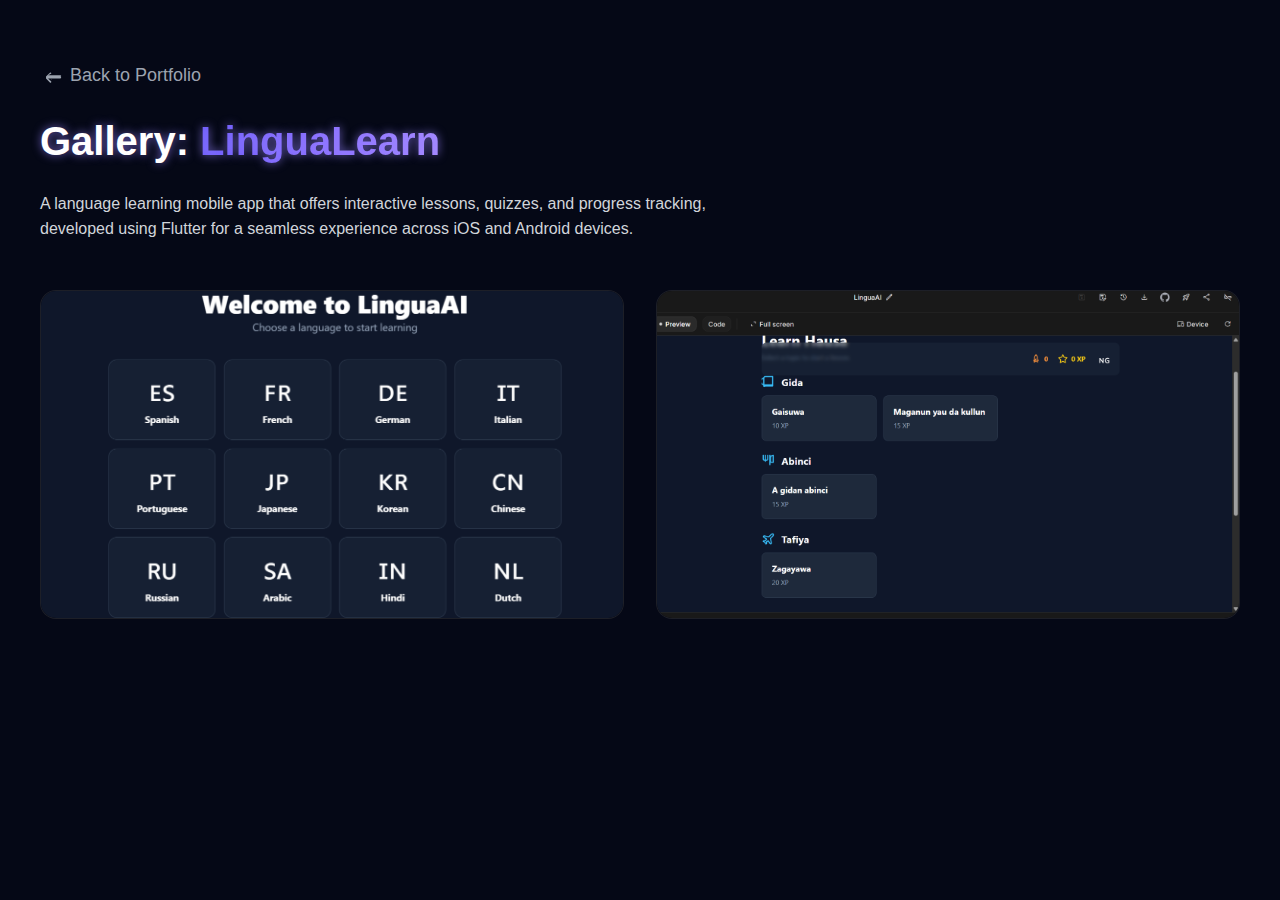
<file: Gallery/linguaGallery.html>
<!DOCTYPE html>
<html lang="en">
<head>
  <meta charset="UTF-8">
  <meta name="viewport" content="width=device-width, initial-scale=1.0">
  <title>Gallery: LinguaLearn</title>
  <style>
    /* Base colors and layout */
    body {
      margin: 0;
      font-family: 'Poppins', sans-serif;
      background-color: #050816;
      color: #d1d5db;
      min-height: 100vh;
    }

    .container {
      max-width: 1200px;
      margin: 0 auto;
      padding: 4rem 1.5rem;
    }

    /* Back button */
    .back-button {
      display: flex;
      align-items: center;
      gap: 0.5rem;
      font-size: 1.125rem;
      color: #9ca3af;
      background: none;
      border: none;
      cursor: pointer;
      transition: color 0.3s ease;
      margin-bottom: 2rem;
    }

    .back-button:hover {
      color: #ffffff;
    }

    .back-button svg {
      width: 1rem;
      height: 1rem;
    }

    /* Title */
    h1 {
      font-size: 2.5rem;
      font-weight: 700;
      color: #ffffff;
    }

    .royal-gradient {
      background: linear-gradient(to right, #6a5af9, #8a6eff, #a88bff);
      -webkit-background-clip: text;
      -webkit-text-fill-color: transparent;
    }

    /* Description */
    p {
      margin-top: 1rem;
      max-width: 700px;
      color: #d1d5db;
      line-height: 1.6;
    }

    /* Gallery grid */
    .gallery {
      margin-top: 3rem;
      display: grid;
      grid-template-columns: repeat(auto-fit, minmax(300px, 1fr));
      gap: 2rem;
    }

    .gallery-item {
      background: rgba(0, 0, 0, 0.3);
      border: 1px solid rgba(255, 255, 255, 0.1);
      border-radius: 1rem;
      overflow: hidden;
      aspect-ratio: 16 / 9;
      transition: transform 0.3s ease;
    }

    .gallery-item:hover img {
      transform: scale(1.05);
    }

    .gallery-item img {
      width: 100%;
      height: 100%;
      object-fit: cover;
      transition: transform 0.3s ease;
      display: block;
    }

    /* Glow text effect */
    .glowing-text {
      text-shadow: 0 0 10px rgba(150, 130, 255, 0.7);
    }

    /* Responsive */
    @media (max-width: 768px) {
      h1 {
        font-size: 2rem;
      }
    }
  </style>
</head>
<body>
  <div class="container">
    <button class="back-button" onclick="history.back()">
      <!-- Arrow icon -->
      <svg xmlns="http://www.w3.org/2000/svg" fill="currentColor" viewBox="0 0 20 20">
        <path fill-rule="evenodd" d="M7.707 14.707a1 1 0 01-1.414 0L2.586 11H18a1 1 0 110 2H2.586l3.707 3.707a1 1 0 01-1.414 1.414l-5.414-5.414a1 1 0 010-1.414l5.414-5.414a1 1 0 011.414 1.414L2.586 9H18a1 1 0 110 2H2.586l3.707 3.707z" clip-rule="evenodd" />
      </svg>
      Back to Portfolio
    </button>

    <h1 class="glowing-text">
      Gallery: <span class="royal-gradient">LinguaLearn</span>
    </h1>

    <p>A language learning mobile app that offers interactive lessons, quizzes, and progress tracking, developed using Flutter for a seamless experience across iOS and Android devices.</p>

    <div class="gallery">
      <div class="gallery-item">
        <img src="/assets/images/lingua1.png" alt="LinguaLearn screenshot 1">
      </div>
      <div class="gallery-item">
        <img src="/assets/images/lingua2.png" alt="LinguaLearn screenshot 2">
      </div>
    </div>
  </div>
</body>
</html>
</file>
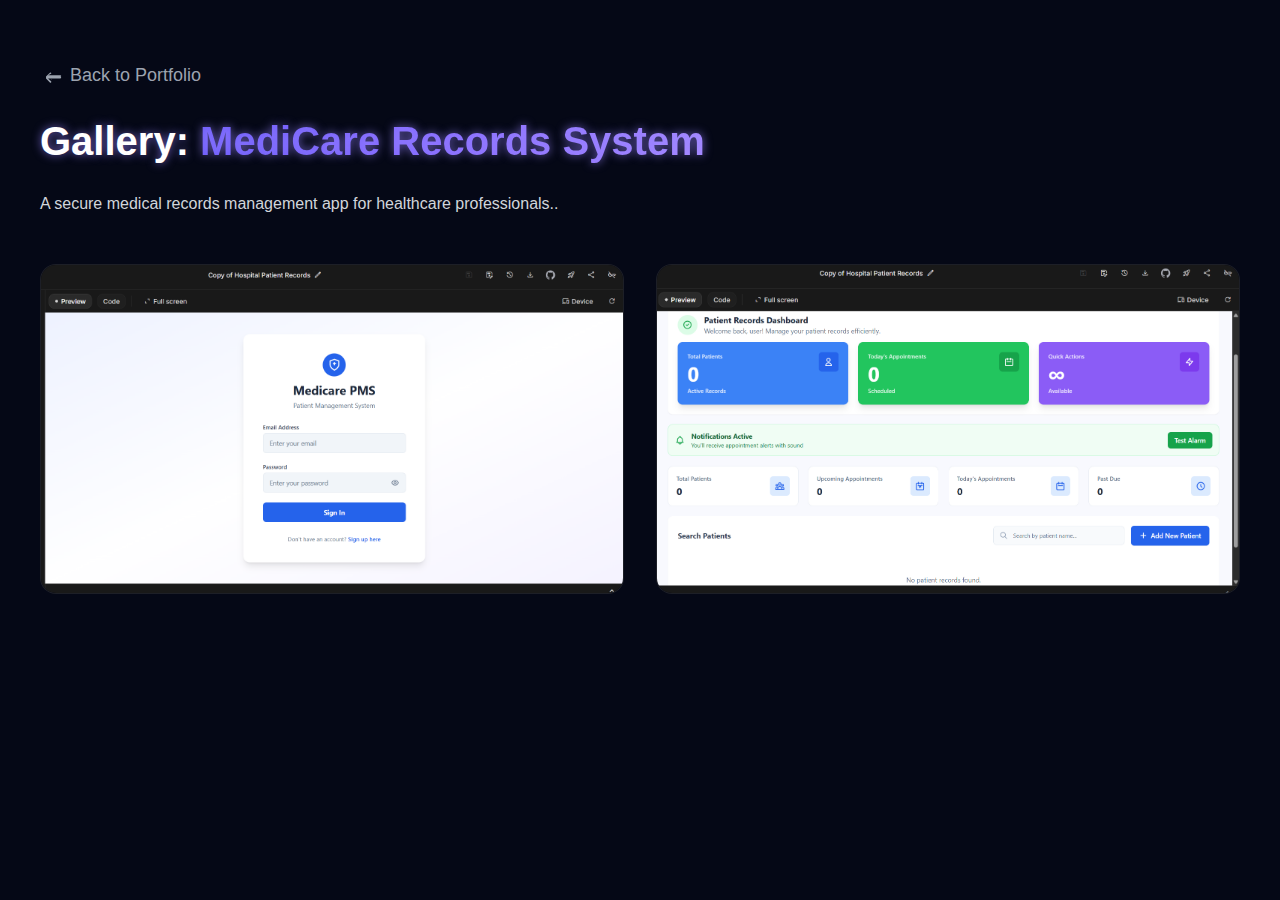
<file: Gallery/MedicareRecsGallery.html>
<!DOCTYPE html>
<html lang="en">
<head>
  <meta charset="UTF-8">
  <meta name="viewport" content="width=device-width, initial-scale=1.0">
  <title>Gallery: LinguaLearn</title>
  <style>
    /* Base colors and layout */
    body {
      margin: 0;
      font-family: 'Poppins', sans-serif;
      background-color: #050816;
      color: #d1d5db;
      min-height: 100vh;
    }

    .container {
      max-width: 1200px;
      margin: 0 auto;
      padding: 4rem 1.5rem;
    }

    /* Back button */
    .back-button {
      display: flex;
      align-items: center;
      gap: 0.5rem;
      font-size: 1.125rem;
      color: #9ca3af;
      background: none;
      border: none;
      cursor: pointer;
      transition: color 0.3s ease;
      margin-bottom: 2rem;
    }

    .back-button:hover {
      color: #ffffff;
    }

    .back-button svg {
      width: 1rem;
      height: 1rem;
    }

    /* Title */
    h1 {
      font-size: 2.5rem;
      font-weight: 700;
      color: #ffffff;
    }

    .royal-gradient {
      background: linear-gradient(to right, #6a5af9, #8a6eff, #a88bff);
      -webkit-background-clip: text;
      -webkit-text-fill-color: transparent;
    }

    /* Description */
    p {
      margin-top: 1rem;
      max-width: 700px;
      color: #d1d5db;
      line-height: 1.6;
    }

    /* Gallery grid */
    .gallery {
      margin-top: 3rem;
      display: grid;
      grid-template-columns: repeat(auto-fit, minmax(300px, 1fr));
      gap: 2rem;
    }

    .gallery-item {
      background: rgba(0, 0, 0, 0.3);
      border: 1px solid rgba(255, 255, 255, 0.1);
      border-radius: 1rem;
      overflow: hidden;
      aspect-ratio: 16 / 9;
      transition: transform 0.3s ease;
    }

    .gallery-item:hover img {
      transform: scale(1.05);
    }

    .gallery-item img {
      width: 100%;
      height: 100%;
      object-fit: cover;
      transition: transform 0.3s ease;
      display: block;
    }

    /* Glow text effect */
    .glowing-text {
      text-shadow: 0 0 10px rgba(150, 130, 255, 0.7);
    }

    /* Responsive */
    @media (max-width: 768px) {
      h1 {
        font-size: 2rem;
      }
    }
  </style>
</head>
<body>
  <div class="container">
    <button class="back-button" onclick="history.back()">
      <!-- Arrow icon -->
      <svg xmlns="http://www.w3.org/2000/svg" fill="currentColor" viewBox="0 0 20 20">
        <path fill-rule="evenodd" d="M7.707 14.707a1 1 0 01-1.414 0L2.586 11H18a1 1 0 110 2H2.586l3.707 3.707a1 1 0 01-1.414 1.414l-5.414-5.414a1 1 0 010-1.414l5.414-5.414a1 1 0 011.414 1.414L2.586 9H18a1 1 0 110 2H2.586l3.707 3.707z" clip-rule="evenodd" />
      </svg>
      Back to Portfolio
    </button>

    <h1 class="glowing-text">
      Gallery: <span class="royal-gradient">MediCare Records System</span>
    </h1>

    <p>A secure medical records management app for healthcare professionals..</p>

    <div class="gallery">
      <div class="gallery-item">
        <img src="/assets/images/medicare1.png" alt="LinguaLearn screenshot 1">
      </div>
      <div class="gallery-item">
        <img src="/assets/images/medicare2.png" alt="LinguaLearn screenshot 2">
      </div>
    </div>
  </div>
</body>
</html>
</file>
<file: css/style.css>
/* Import Fonts */
@import url('https://fonts.googleapis.com/css2?family=Orbitron:wght@700&display=swap');

:root {
  --bg: #111223;
  --card-bg: #16182c;
  --accent: #8a7cff;
  --gradient: linear-gradient(90deg, #8a7cff, #00c3ff);
  --white: #fff;
  --soft: #ddd;

  /* Added improvements */
  --glass-bg: rgba(255, 255, 255, 0.05);
  --glass-border: rgba(255, 255, 255, 0.08);
  --shadow-soft: 0 6px 22px rgba(138, 124, 255, 0.18);
  --shadow-strong: 0 8px 32px rgba(138, 124, 255, 0.32);
}

body {
  margin: 0;
  background: var(--bg);
  font-family: 'Orbitron', Poppins, Arial, sans-serif;
  color: var(--white);
  line-height: 1.6;
  scroll-behavior: smooth;
}

/* Smooth fade animation */
* {
  transition: 0.25s ease;
}

/* NAVBAR */
nav {
  display: flex;
  justify-content: space-between;
  align-items: center;
  padding: 1.4rem 4vw;
  background: rgba(12, 13, 26, 0.88);
  backdrop-filter: blur(10px);
  position: sticky;
  top: 0;
  z-index: 100;
  border-bottom: 1px solid var(--glass-border);
}

.logo {
  font-size: 1.9rem;
  font-weight: 800;
  letter-spacing: 3px;
  background: var(--gradient);
  -webkit-background-clip: text;
  color: transparent;
}

nav ul {
  list-style: none;
  display: flex;
  gap: 2.2rem;
}

nav li a {
  text-decoration: none;
  color: var(--soft);
  font-weight: 600;
  letter-spacing: .8px;
}

nav li a:hover {
  color: var(--accent);
  text-shadow: 0 0 12px #8a7cff60;
}

/* NAVBAR RESPONSIVENESS */
@media (max-width: 768px) {
  nav {
    flex-direction: column;
    align-items: flex-start;
    padding: 1rem 6vw;
  }

  .logo {
    font-size: 1.6rem;
    margin-bottom: 1rem;
  }

  nav ul {
    flex-direction: column;
    gap: 1rem;
    width: 100%;
    border-top: 1px solid var(--glass-border);
    padding-top: 1rem;
  }

  nav li a {
    display: block;
    width: 100%;
    color: var(--white);
    font-size: 1rem;
  }
}

@media (max-width: 480px) {
  nav {
    padding: 0.9rem 5vw;
  }

  .logo {
    font-size: 1.4rem;
    letter-spacing: 2px;
  }

  nav ul {
    gap: 0.8rem;
  }

  nav li a {
    font-size: 0.95rem;
  }
}


/* HERO */
.hero {
  min-height: 70vh;
  display: flex;
  flex-direction: column;
  align-items: center;
  justify-content: center;
  padding: 6rem 0 4rem 0;
  text-align: center;
}

.hero h1 {
  font-size: 3.2rem;
  margin-top: 1.5rem;
  margin-bottom: 0.7rem;
}

.gradient-text {
  background: var(--gradient);
  -webkit-background-clip: text;
  color: transparent;
  font-weight: 800;
  text-shadow: 0 0 22px #8a7cff40;
}

.subtitle {
  font-size: 1.3rem;
  margin-bottom: 1.2rem;
  color: #c9c6ff;
}

.hire-me-btn {
  padding: 0.7rem 2.4rem;
  background: transparent;
  border: 2px solid var(--accent);
  border-radius: 28px;
  font-size: 1.15rem;
  color: var(--white);
  letter-spacing: .8px;
  cursor: pointer;
  box-shadow: var(--shadow-soft);
}

.hire-me-btn:hover {
  background: var(--gradient);
  color: #0d0e20;
  transform: translateY(-3px);
}

/* Stars BG */
#bg-stars {
  position: absolute;
  inset: 0;
  width: 100vw;
  height: 100%;
  pointer-events: none;
  opacity: 0.65;
}

/* SECTIONS */
section {
  width: 90%;
  max-width: 1150px;
  margin: auto;
  padding: 3rem 0 2rem;
}

section h2 {
  font-size: 2.3rem;
  letter-spacing: 1.5px;
  margin-bottom: 2.4rem;
  text-shadow: 0 0 16px #8a7cff20;
}

/* ABOUT */
.about-content {
  display: flex;
  gap: 3rem;
  align-items: center;
  flex-wrap: wrap;
}

.about-img img {
  width: 350px;
  border-radius: 300px;
  border: 4px solid var(--accent);
  object-fit: cover;
  box-shadow: var(--shadow-soft);
}

.about-bio {
  flex: 1;
  font-size: 1.06rem;
  line-height: 1.7;
}

/* SKILLS */
/* SKILLS (TEXT-ONLY, PREMIUM STYLE) */
.skills-grid {
  display: grid;
  grid-template-columns: repeat(auto-fit, minmax(180px, 1fr));
  gap: 1.8rem;
  margin-top: 1.5rem;
}

.skill-card {
  background: var(--glass-bg);
  border: 1px solid var(--glass-border);
  padding: 1.6rem 1.2rem;
  border-radius: 18px;
  text-align: center;
  font-size: 1.15rem;
  font-weight: 700;
  letter-spacing: .8px;
  color: var(--white);
  box-shadow: 0 6px 20px rgba(138, 124, 255, 0.12);
  transition: transform .28s cubic-bezier(.19,1,.22,1), 
              box-shadow .28s cubic-bezier(.19,1,.22,1),
              border-color .2s;
}

/* Hover Effect */
.skill-card:hover {
  transform: translateY(-10px) scale(1.04);
  border-color: var(--accent);
  box-shadow: 0 18px 48px rgba(138, 124, 255, 0.40);
  text-shadow: 0 0 14px #8a7cff80;
  background: rgba(255, 255, 255, 0.09);
}

/* Mobile Responsiveness */
@media (max-width: 600px) {
  .skills-grid {
    grid-template-columns: repeat(auto-fit, minmax(140px, 1fr));
    gap: 1.2rem;
  }
  .skill-card {
    padding: 1.4rem;
    font-size: 1rem;
  }
}


/* PROJECTS */
/* PROJECTS */
.projects-section {
  position: relative;
}

.projects-grid {
  display: grid;
  grid-template-columns: repeat(auto-fit, minmax(400px, 1fr));
  gap: 2.2rem;
  padding-top: 1.2rem;
}

.project-card {
  background: var(--glass-bg);
  border: 1.5px solid var(--glass-border);
  border-radius: 22px;
  box-shadow: 0 10px 34px 0 #8a7cff22, 0 1.5px 12px 0 #00000065;
  overflow: hidden;
  position: relative;
  display: flex;
  flex-direction: column;
  min-height: 390px;
  isolation: isolate;
  transition: transform 0.32s cubic-bezier(.19,1,.22,1), box-shadow 0.32s cubic-bezier(.19,1,.22,1);
}

.project-card:hover, 
.project-card:focus-within {
  transform: translateY(-12px) scale(1.03);
  box-shadow: 0 24px 60px 0 #8a7cff55, 0 6px 38px 0 #00000095;
  border-color: var(--accent);
}

.project-link {
  color: inherit;
  text-decoration: none;
  display: flex;
  flex-direction: column;
  height: 100%;
  flex-grow: 1;
}

.project-card img {
  width: 100%;
  height: 216px;
  object-fit: cover;
  border-bottom: 1px solid var(--glass-border);
  background: #18192a;
  display: block;
  transition: filter 0.25s;
}

.project-card:hover img,
.project-card:focus-within img {
  filter: brightness(1.10) blur(0.5px);
}

.project-info {
  padding: 1.45rem 1.2rem 1.1rem 1.2rem;
  display: flex;
  flex-direction: column;
  gap: .85rem;
}

.project-info h3 {
  font-size: 1.3rem;
  font-family: 'Orbitron', Arial, sans-serif;
  font-weight: 700;
  letter-spacing: .9px;
  color: #fff;
  margin: 0;
  margin-bottom: .5rem;
}

.project-info p {
  font-size: .94rem;
  line-height: 1.6;
  color: #c8c7ed;
  margin-bottom: .25rem;
  margin-top: 0;
}

.project-tags {
  display: flex;
  flex-wrap: wrap;
  gap: .45rem;
  margin-top: .7rem;
}

.project-tags span {
  background: linear-gradient(92deg, #8a7cff22 40%, #00c3ff22 100%);
  padding: .36rem .85rem;
  border-radius: 9px;
  font-size: .83rem;
  color: var(--accent);
  border: 1.2px solid var(--accent);
  font-weight: 600;
  letter-spacing: .02em;
}

/* GitHub Icon Button */
.github-icon {
  position: absolute;
  top: 20px;
  right: 20px;
  width: 38px;
  height: 38px;
  display: flex;
  align-items: center;
  justify-content: center;
  background: #191726c0;
  border-radius: 50%;
  box-shadow: 0 2px 16px #8a7cff44;
  transition: background 0.22s, box-shadow 0.18s, transform 0.21s;
  z-index: 2;
  border: 1px solid var(--glass-border);
  cursor: pointer;
}
.github-icon:hover,
.github-icon:focus {
  background: var(--gradient);
  box-shadow: 0 5px 20px #8a7cff77, 0 2px 8px #00204030;
  transform: scale(1.13) rotate(-8deg);
}
.github-icon img {
  width: 21px;
  height: 21px;
  filter: invert(93%);
  display: block;
}

/* Responsive for projects */
@media (max-width: 950px) {
  .projects-grid {
    grid-template-columns: 1fr;
    gap: 1.4rem;
  }
  .project-card img {
    height: 180px;
  }
  .github-icon {
    top: 13px;
    right: 13px;
    width: 31px;
    height: 31px;
  }
  .github-icon img {
    width: 16px;
    height: 16px;
  }
}
@media (max-width: 600px) {
  .projects-grid {
    gap: 1.1rem;
  }
  .project-card {
    min-height: 320px;
  }
}

/* CONTACT */
/* CONTACT SECTION (Improved) */
.contact-container {
  width: 100%;
  max-width: 680px;
  margin: 0 auto;
  padding: 3rem 1rem;
}

.contact form {
  background: rgba(255, 255, 255, 0.04);
  backdrop-filter: blur(12px);
  border: 1px solid rgba(255, 255, 255, 0.10);
  display: flex;
  flex-direction: column;
  gap: 1.4rem;
  padding: 2.2rem;
  border-radius: 20px;
  box-shadow: 0 12px 42px rgba(0, 0, 0, 0.35);
}

.contact form label {
  font-size: .95rem;
  color: var(--soft);
  font-weight: 600;
}

.contact input,
.contact textarea {
  background: #1a1c34;
  color: var(--white);
  width: 100%;
  padding: 1.1rem 1rem;
  border: 1px solid transparent;
  border-radius: 12px;
  outline: none;
  font-size: .98rem;
  transition: .25s;
}

.contact input:focus,
.contact textarea:focus {
  border-color: var(--accent);
  box-shadow: 0 0 16px rgba(138, 124, 255, 0.35);
}

.contact button {
  background: var(--gradient);
  padding: 1rem 0;
  border-radius: 14px;
  border: none;
  font-size: 1.1rem;
  letter-spacing: .6px;
  cursor: pointer;
  color: var(--white);
  box-shadow: 0 6px 20px rgba(138, 124, 255, 0.25);
  transition: .25s ease;
}

.contact button:hover {
  transform: translateY(-4px);
  filter: brightness(1.20);
}

/* FOOTER */
footer {
  background: #0e0f1d;
  padding: 1.3rem 0;
  margin-top: 4rem;
  color: var(--soft);
  letter-spacing: 0.6px;
}
</file>
